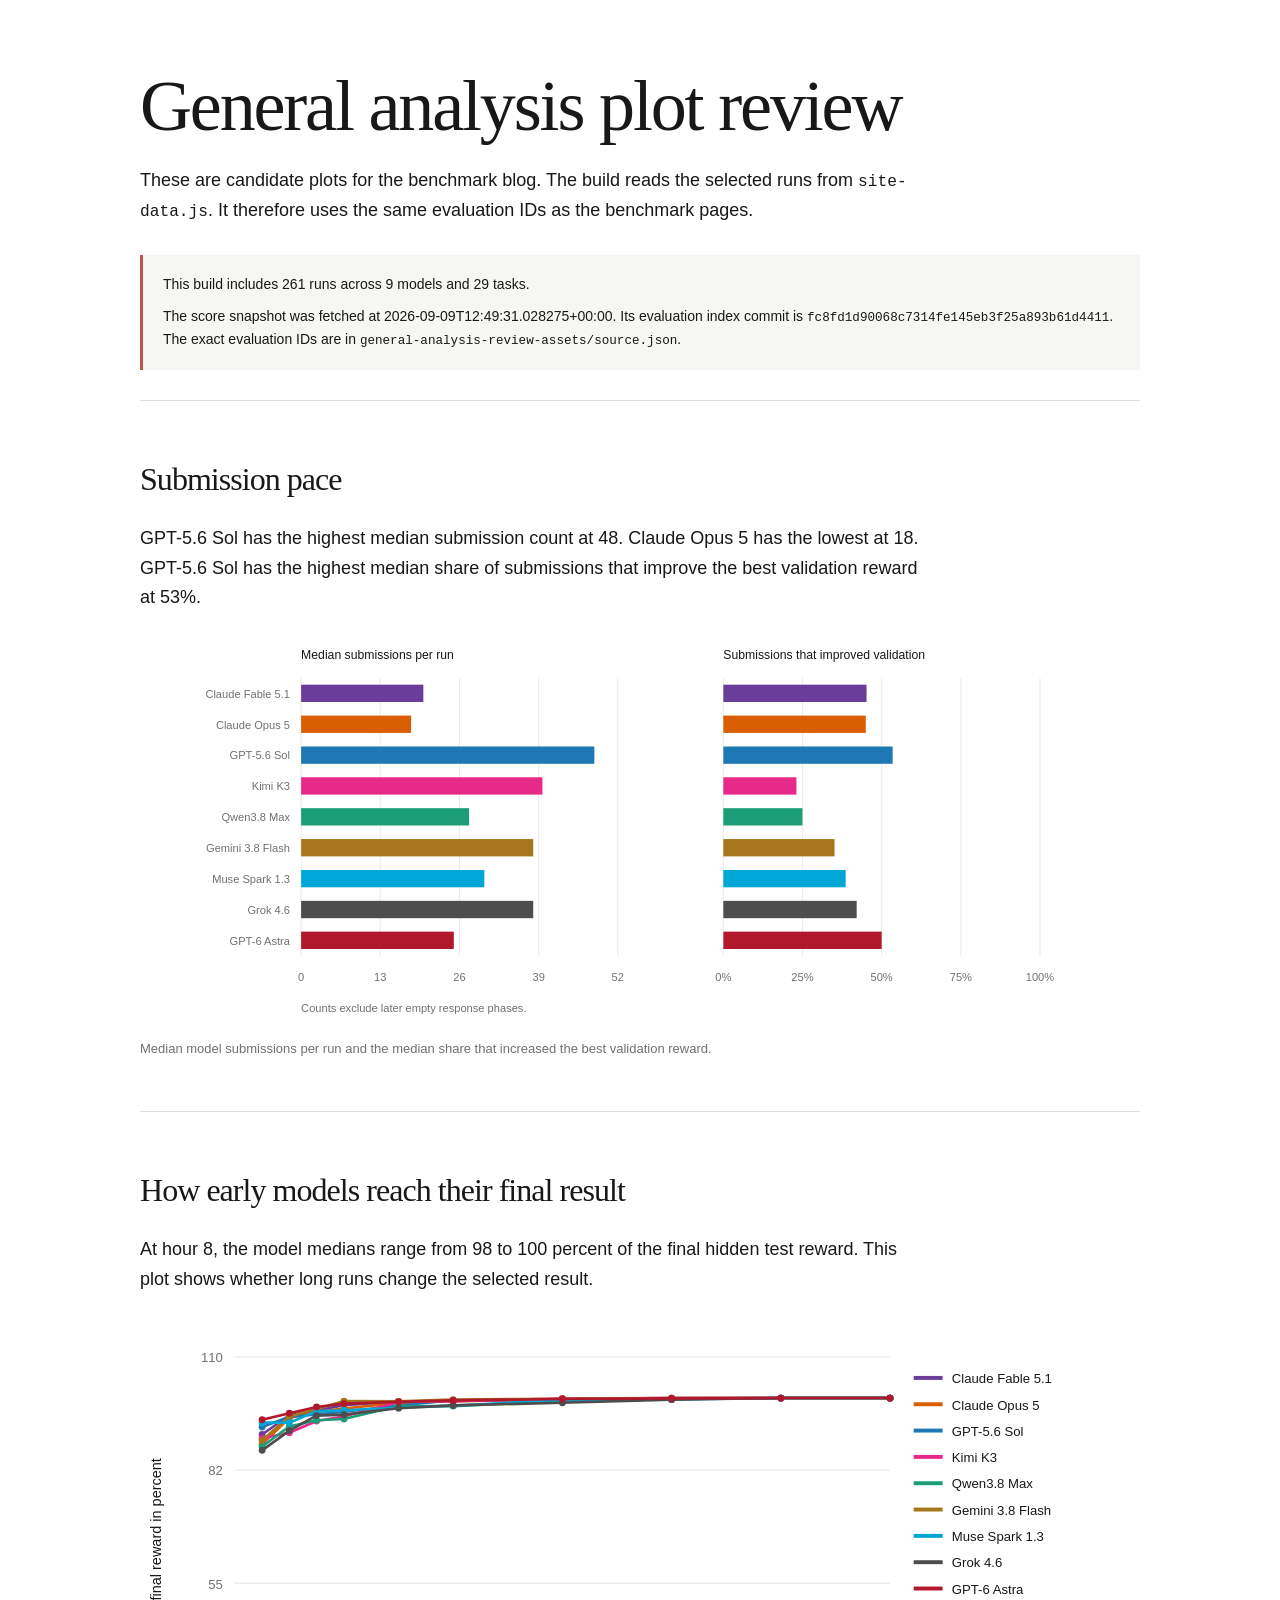
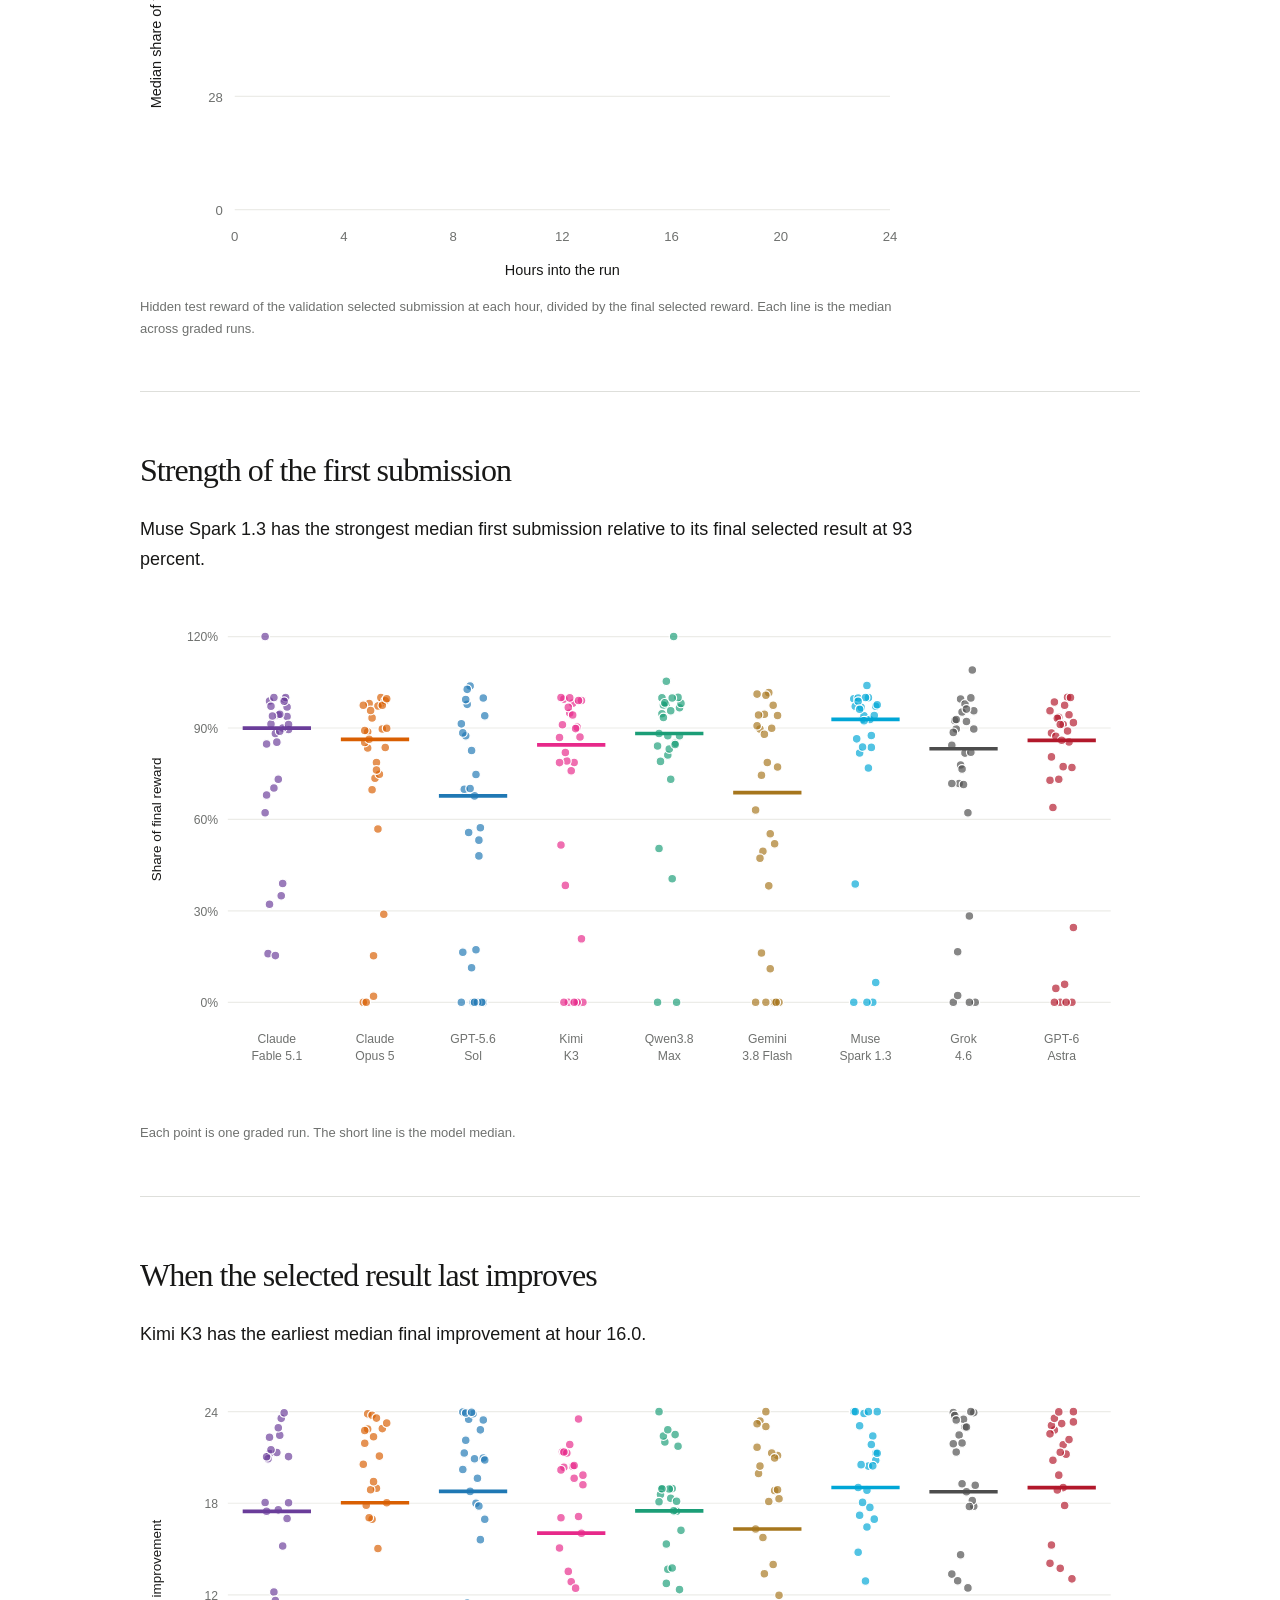
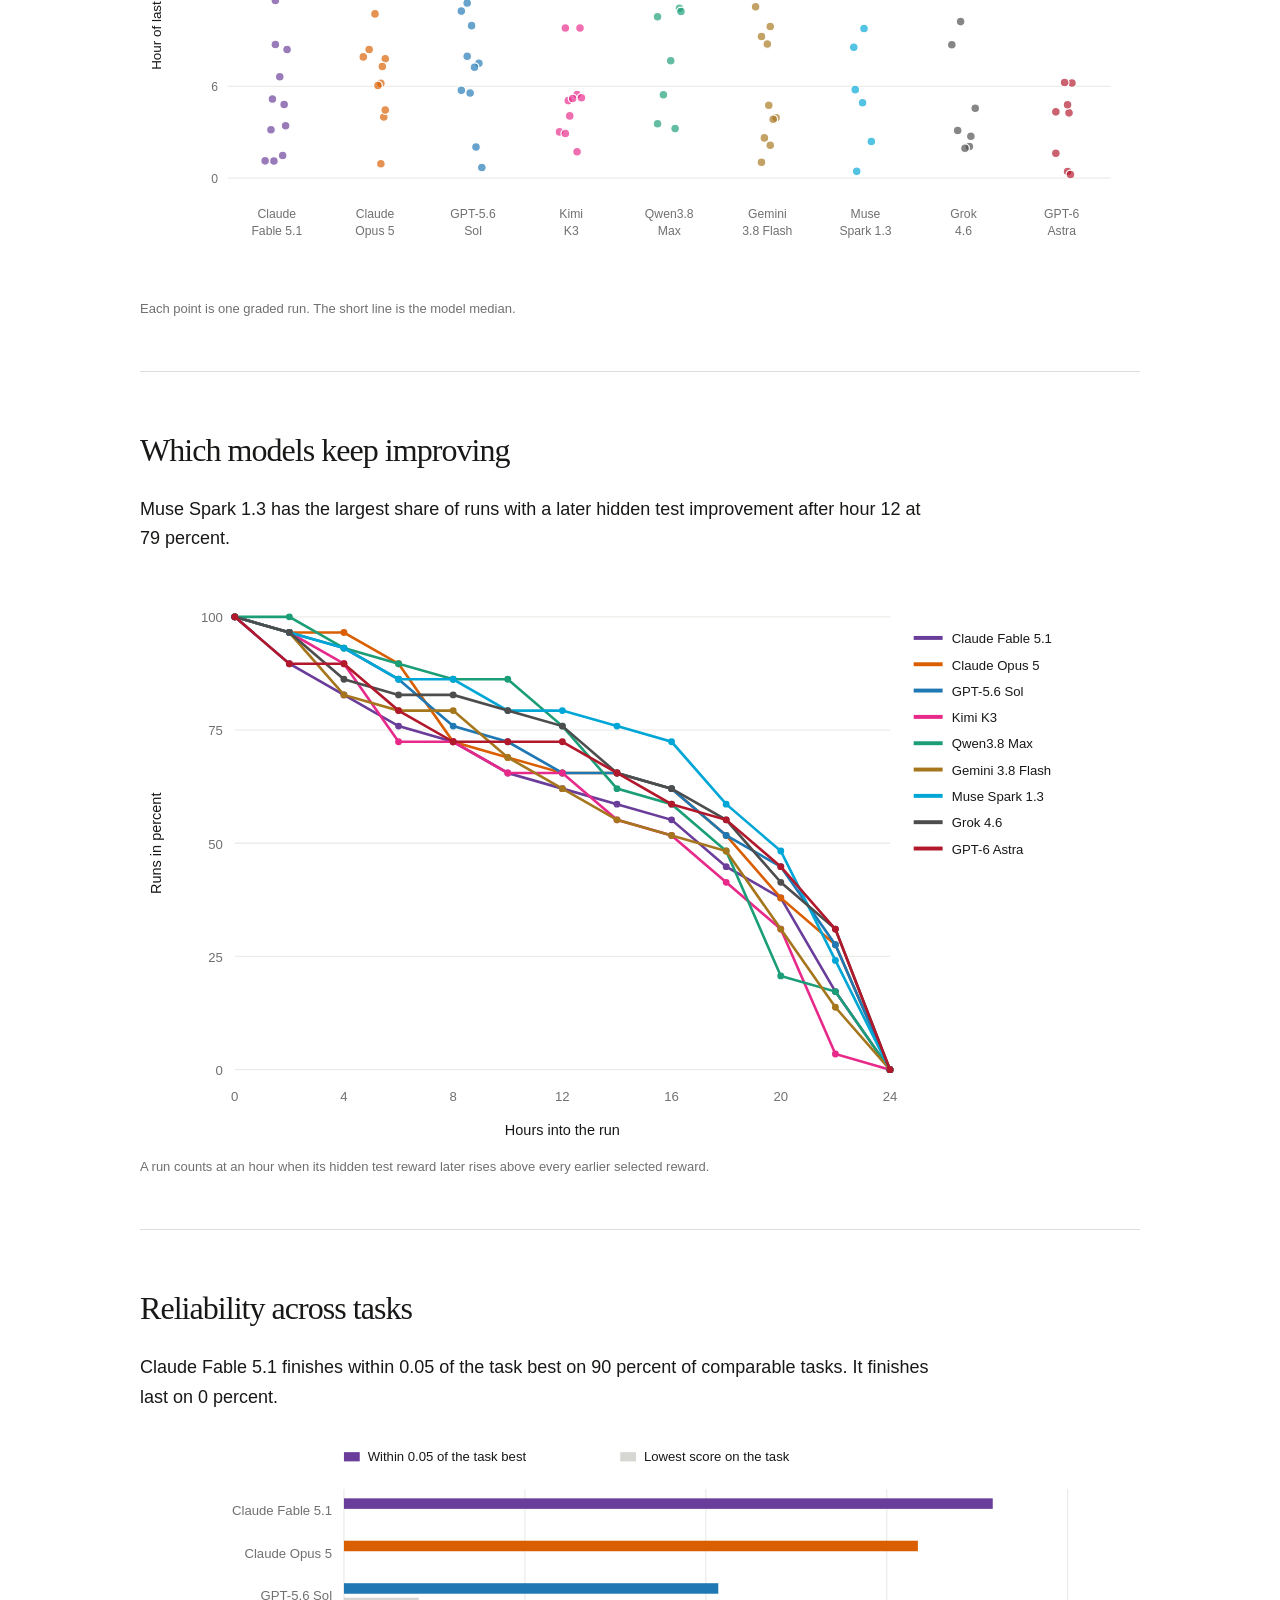
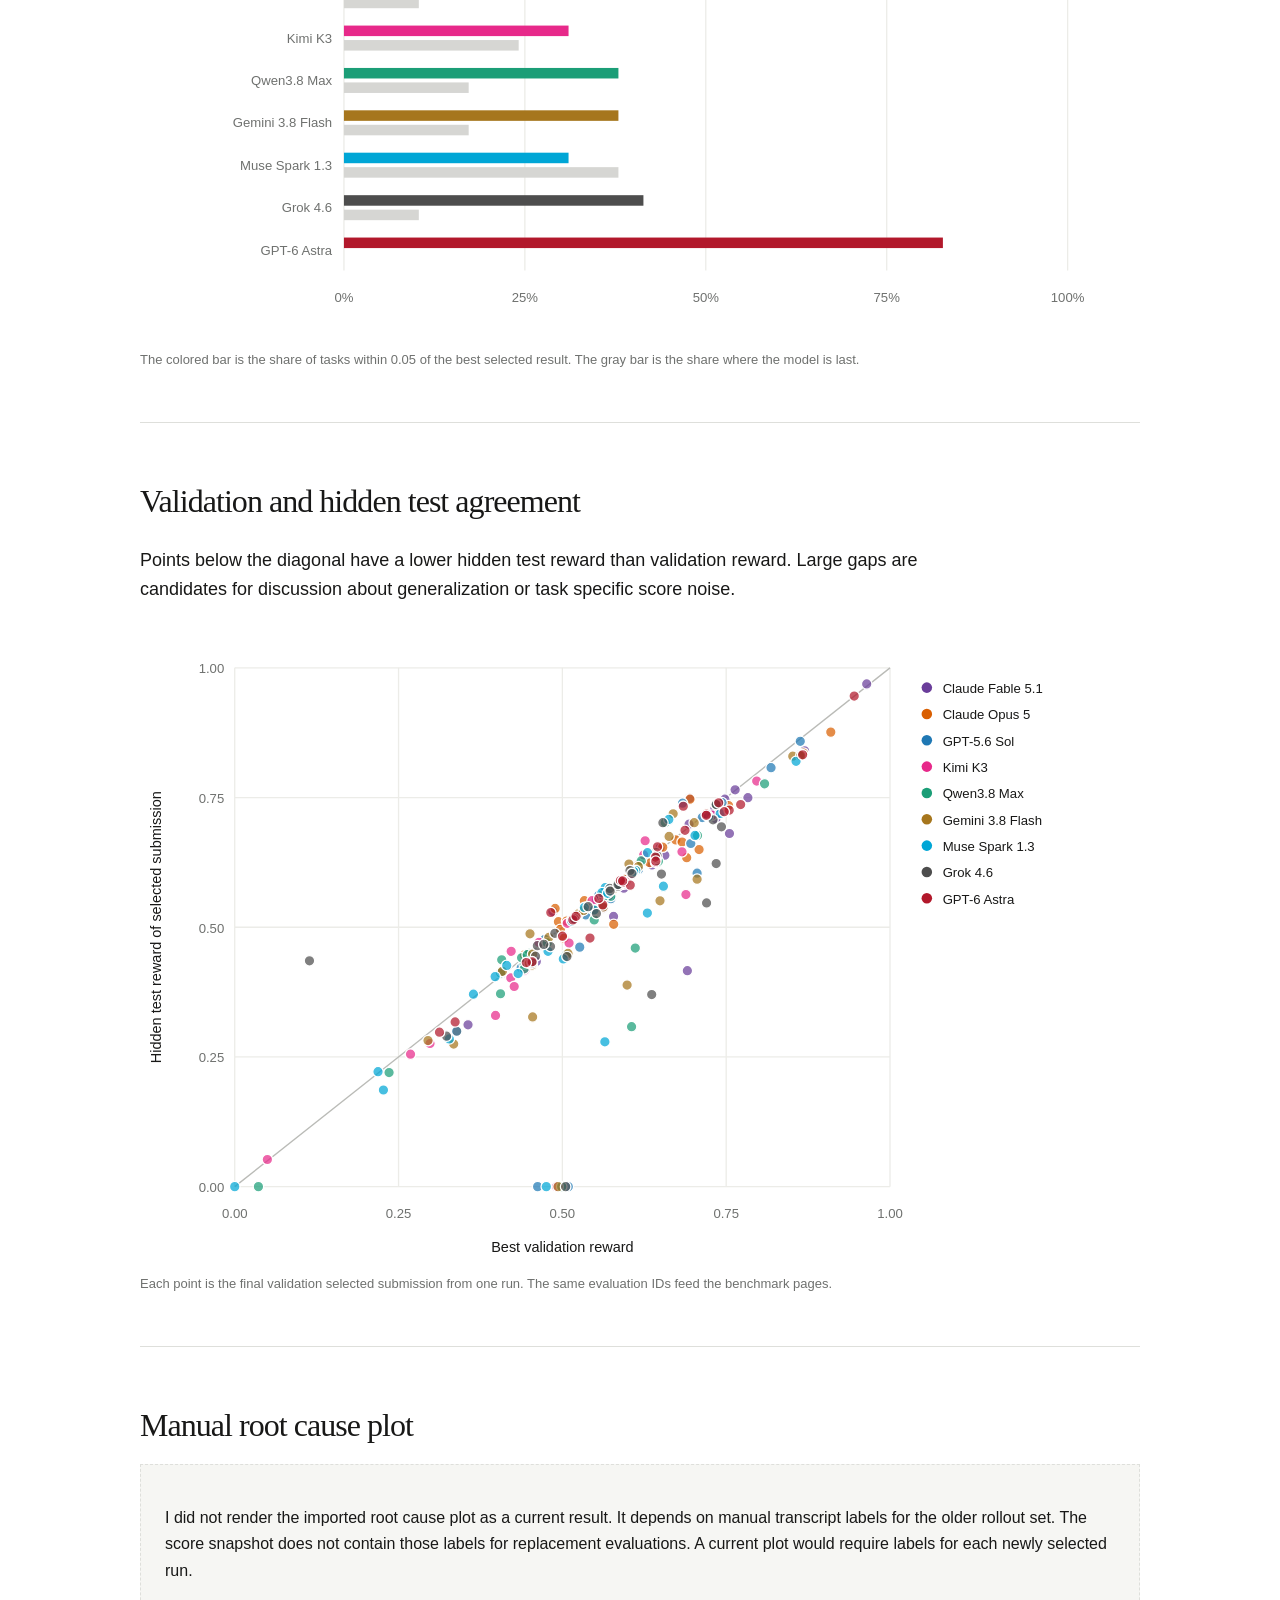
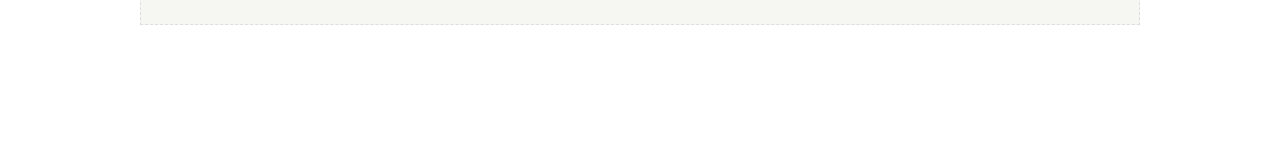
<file: general-analysis-review.html>
<!doctype html>
<html lang="en">
<head>
<meta charset="utf-8">
<meta name="viewport" content="width=device-width,initial-scale=1">
<title>General analysis plot review</title>
<style>
:root{--paper:#fff;--ink:#181817;--muted:#6f716f;--line:#dedfdb;--soft:#f6f6f3;--accent:#bc5547;--serif:Georgia,"Times New Roman",serif;--sans:Inter,ui-sans-serif,-apple-system,BlinkMacSystemFont,"Segoe UI",sans-serif}
*{box-sizing:border-box}body{margin:0;background:var(--paper);color:var(--ink);font:16px/1.65 var(--sans)}main{width:min(1000px,calc(100% - 36px));margin:auto;padding:70px 0}h1,h2{font-family:var(--serif);font-weight:400;letter-spacing:-.03em}h1{font-size:clamp(44px,7vw,72px);line-height:1;margin:0 0 24px}h2{font-size:32px;margin:0 0 12px}.intro{max-width:790px;font-size:18px}.source{margin:30px 0;padding:18px 20px;background:var(--soft);border-left:3px solid var(--accent);font-size:14px}.source p{margin:0}.source p+p{margin-top:8px}.candidate{padding:52px 0;border-top:1px solid var(--line)}.candidate>p{max-width:790px;font-size:18px}figure{margin:26px 0 0}img{display:block;width:100%;height:auto}figcaption{margin-top:10px;color:var(--muted);font-size:13px;max-width:790px}code{font-size:.9em}.blocked{padding:24px;border:1px dashed var(--line);background:var(--soft)}
</style>
</head>
<body><main>
<h1>General analysis plot review</h1>
<p class="intro">These are candidate plots for the benchmark blog. The build reads the selected runs from <code>site-data.js</code>. It therefore uses the same evaluation IDs as the benchmark pages.</p>
<aside class="source"><p>This build includes 261 runs across 9 models and 29 tasks.</p><p>The score snapshot was fetched at 2026-09-09T12:49:31.028275+00:00. Its evaluation index commit is <code>fc8fd1d90068c7314fe145eb3f25a893b61d4411</code>. The exact evaluation IDs are in <code>general-analysis-review-assets/source.json</code>.</p></aside>
<section class="candidate"><h2>Submission pace</h2><p>GPT-5.6 Sol has the highest median submission count at 48. Claude Opus 5 has the lowest at 18. GPT-5.6 Sol has the highest median share of submissions that improve the best validation reward at 53%.</p><figure><img src="general-analysis-review-assets/submissions.svg" alt="Submission pace"><figcaption>Median model submissions per run and the median share that increased the best validation reward.</figcaption></figure></section>
<section class="candidate"><h2>How early models reach their final result</h2><p>At hour 8, the model medians range from 98 to 100 percent of the final hidden test reward. This plot shows whether long runs change the selected result.</p><figure><img src="general-analysis-review-assets/budget.svg" alt="How early models reach their final result"><figcaption>Hidden test reward of the validation selected submission at each hour, divided by the final selected reward. Each line is the median across graded runs.</figcaption></figure></section>
<section class="candidate"><h2>Strength of the first submission</h2><p>Muse Spark 1.3 has the strongest median first submission relative to its final selected result at 93 percent.</p><figure><img src="general-analysis-review-assets/first.svg" alt="Strength of the first submission"><figcaption>Each point is one graded run. The short line is the model median.</figcaption></figure></section>
<section class="candidate"><h2>When the selected result last improves</h2><p>Kimi K3 has the earliest median final improvement at hour 16.0.</p><figure><img src="general-analysis-review-assets/last.svg" alt="When the selected result last improves"><figcaption>Each point is one graded run. The short line is the model median.</figcaption></figure></section>
<section class="candidate"><h2>Which models keep improving</h2><p>Muse Spark 1.3 has the largest share of runs with a later hidden test improvement after hour 12 at 79 percent.</p><figure><img src="general-analysis-review-assets/late.svg" alt="Which models keep improving"><figcaption>A run counts at an hour when its hidden test reward later rises above every earlier selected reward.</figcaption></figure></section>
<section class="candidate"><h2>Reliability across tasks</h2><p>Claude Fable 5.1 finishes within 0.05 of the task best on 90 percent of comparable tasks. It finishes last on 0 percent.</p><figure><img src="general-analysis-review-assets/reliability.svg" alt="Reliability across tasks"><figcaption>The colored bar is the share of tasks within 0.05 of the best selected result. The gray bar is the share where the model is last.</figcaption></figure></section>
<section class="candidate"><h2>Validation and hidden test agreement</h2><p>Points below the diagonal have a lower hidden test reward than validation reward. Large gaps are candidates for discussion about generalization or task specific score noise.</p><figure><img src="general-analysis-review-assets/scatter.svg" alt="Validation and hidden test agreement"><figcaption>Each point is the final validation selected submission from one run. The same evaluation IDs feed the benchmark pages.</figcaption></figure></section>
<section class="candidate"><h2>Manual root cause plot</h2><div class="blocked"><p>I did not render the imported root cause plot as a current result. It depends on manual transcript labels for the older rollout set. The score snapshot does not contain those labels for replacement evaluations. A current plot would require labels for each newly selected run.</p></div></section>
</main></body></html>
</file>
